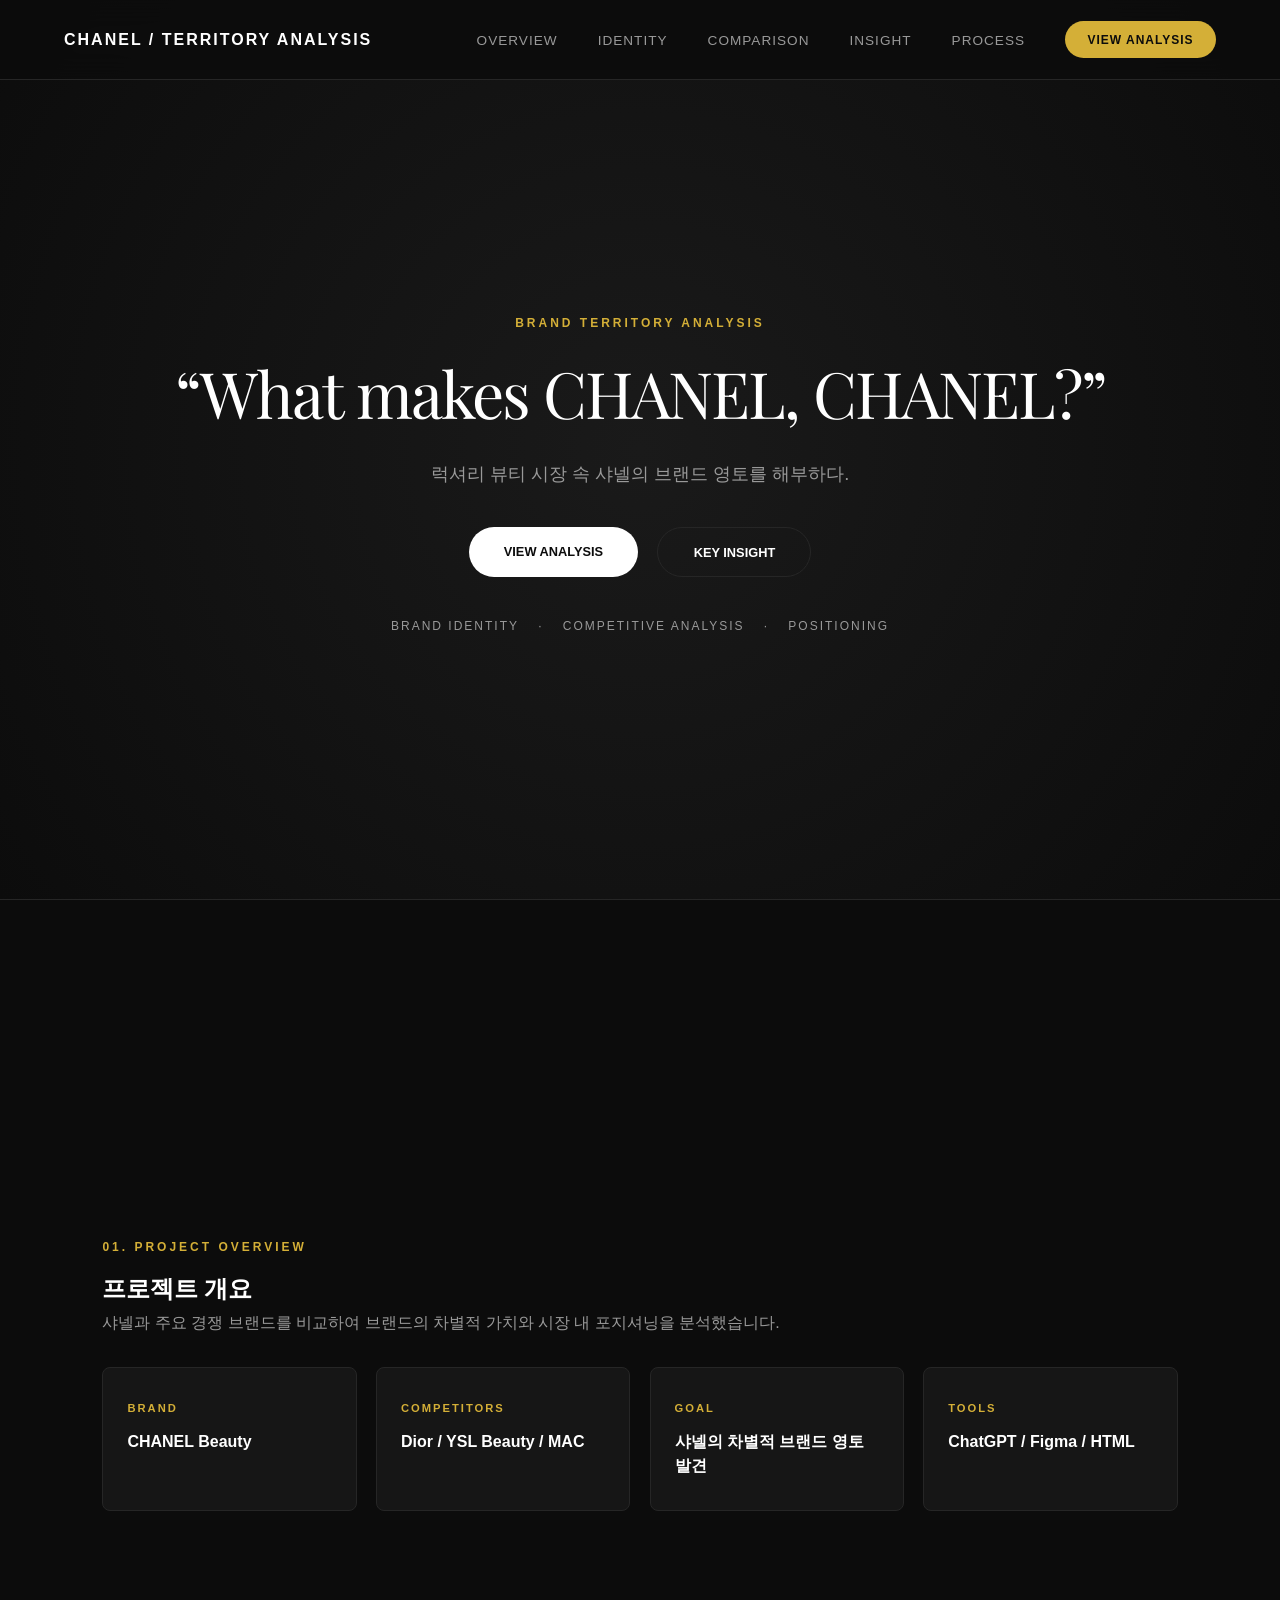
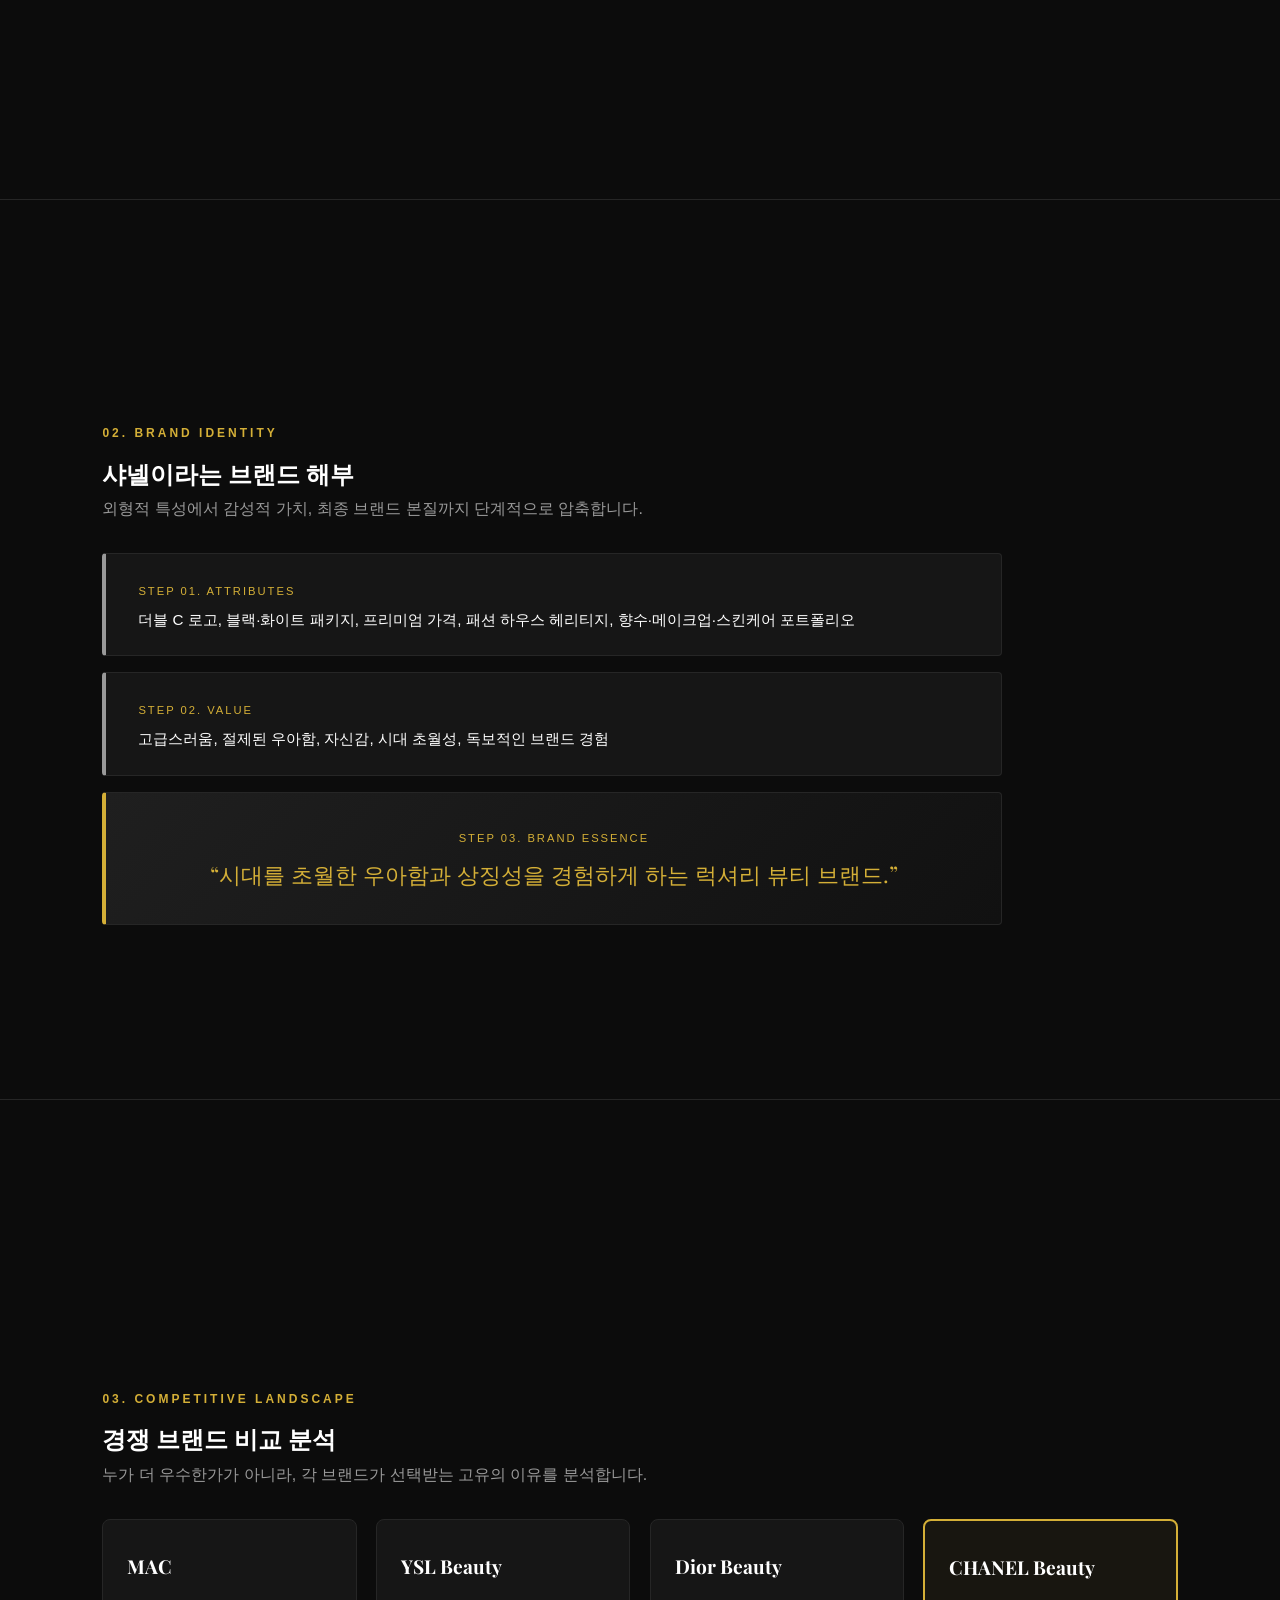
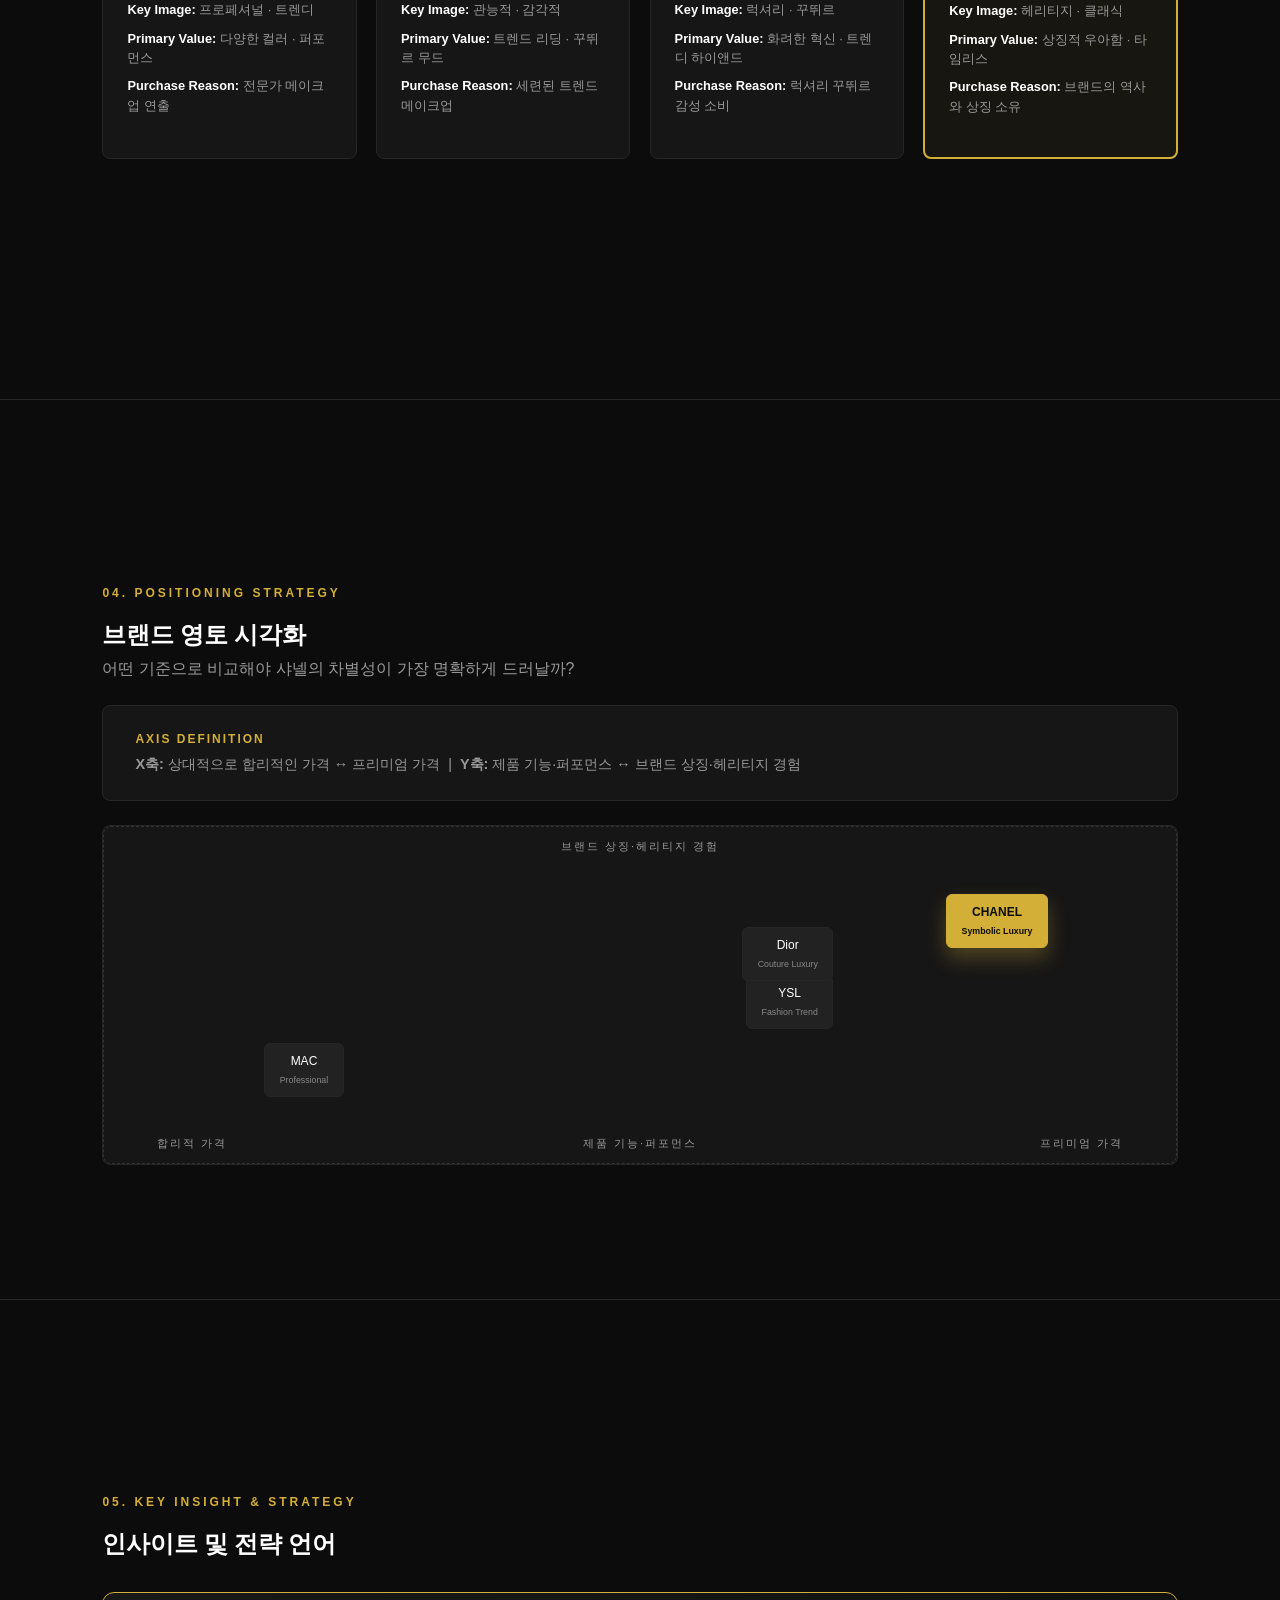
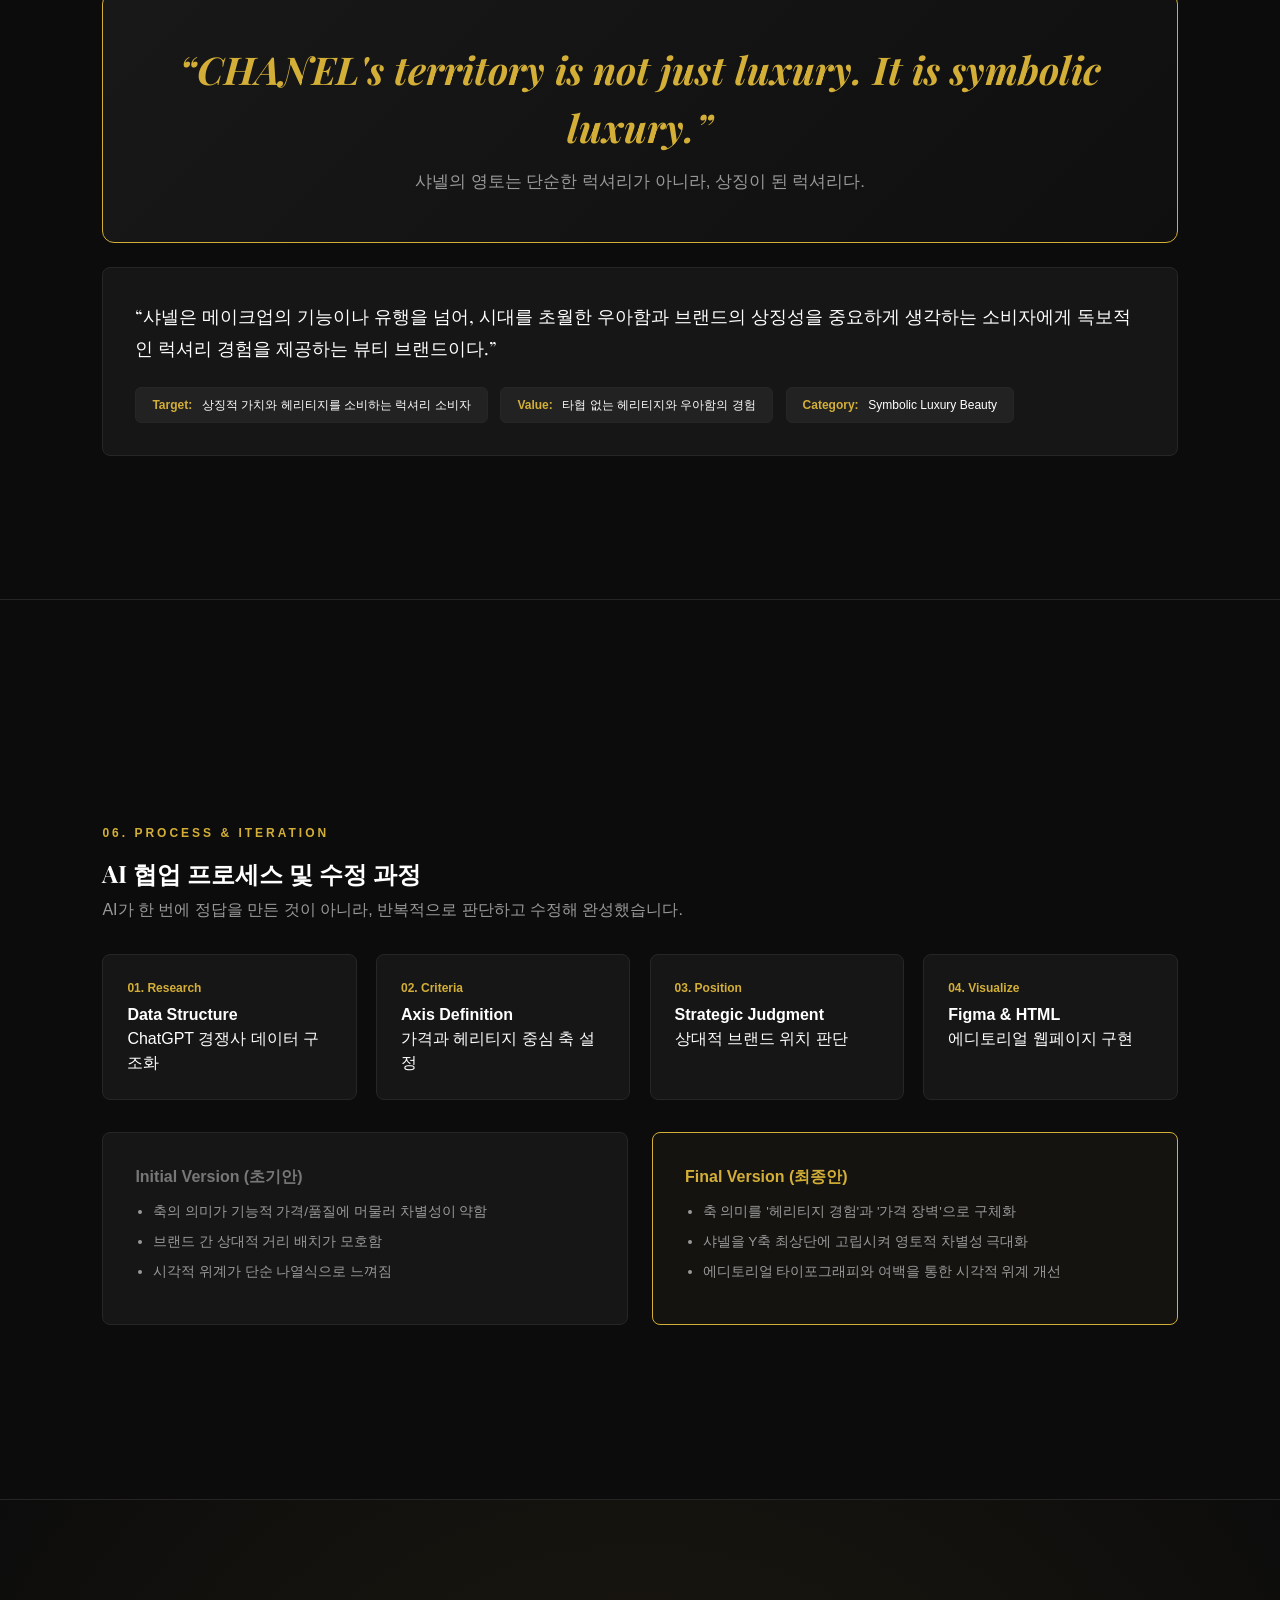
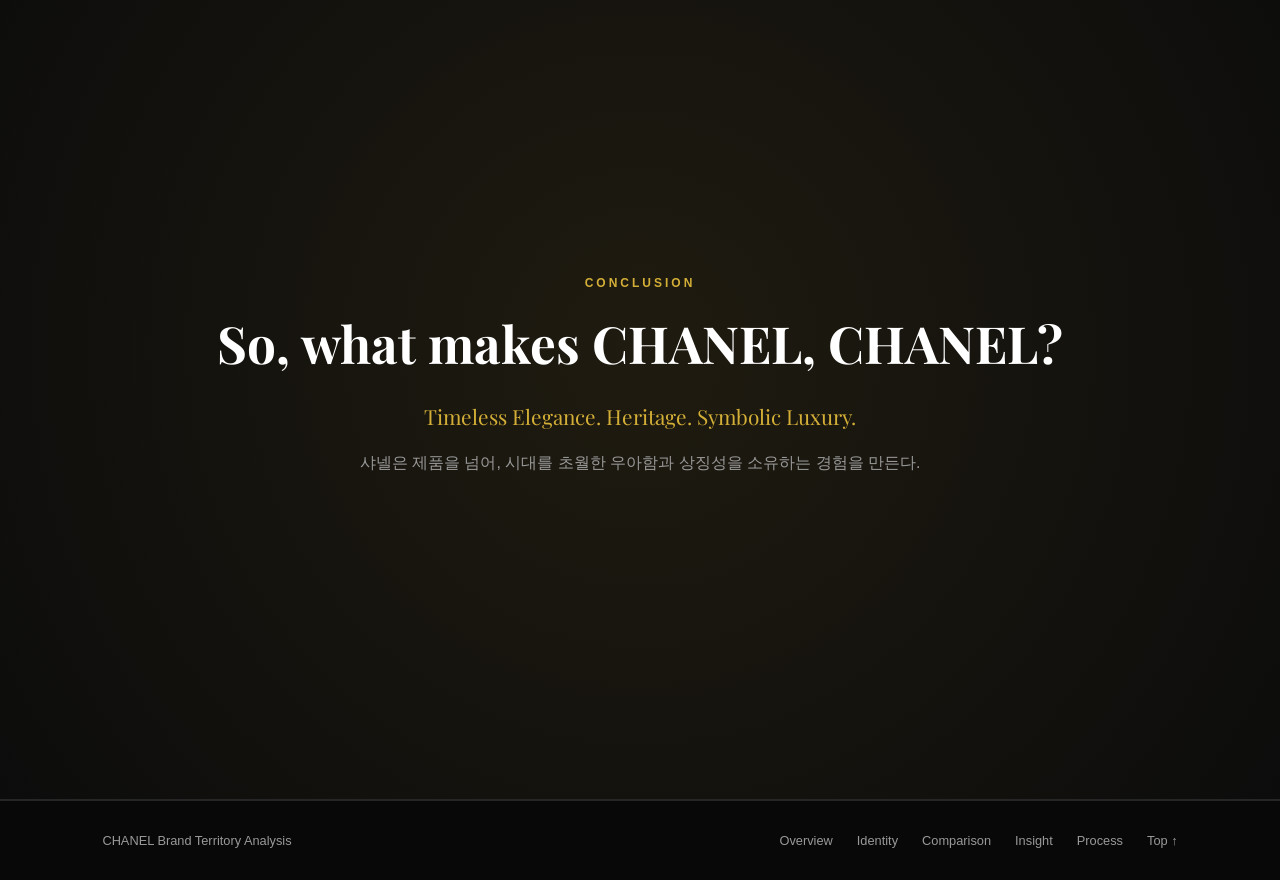
<file: index.html>
<!DOCTYPE html>
<html lang="ko">
<head>
    <meta charset="UTF-8">
    <meta name="viewport" content="width=device-width, initial-scale=1.0">
    <title>CHANEL | Brand Territory Analysis</title>
    <!-- Google Fonts -->
    <link href="https://fonts.googleapis.com/css2?family=Playfair+Display:ital,wght@0,400;0,600;1,400&family=Pretendard:wght@300;400;500;600;700&display=swap" rel="stylesheet">
    <!-- External CSS Connection -->
    <link rel="stylesheet" href="style.css">
</head>
<body>

    <!-- Header & Dropdown Navigation -->
    <header>
        <a href="#hero" class="logo">CHANEL / Territory Analysis</a>
    <nav>
        <nav>
            <div class="nav-item">
                <a href="#overview" class="active">Overview</a>
                <div class="dropdown-menu">
                    <a href="#overview">Project Scope</a>
                    <a href="#hero">Back to Hero</a>
                </div>
            </div>
            <div class="nav-item">
                <a href="#identity">Identity</a>
                <div class="dropdown-menu">
                    <a href="#identity">Attributes</a>
                    <a href="#identity">Brand Value</a>
                    <a href="#identity">Brand Essence</a>
                </div>
            </div>
            <div class="nav-item">
                <a href="#comparison">Comparison</a>
                <div class="dropdown-menu">
                    <a href="#comparison">Competitors</a>
                    <a href="#positioning">Positioning Map</a>
                </div>
            </div>
            <div class="nav-item">
                <a href="#insight">Insight</a>
                <div class="dropdown-menu">
                    <a href="#insight">Key Insight</a>
                    <a href="#insight">Strategy Statement</a>
                </div>
            </div>
            <div class="nav-item">
                <a href="#process">Process</a>
                <div class="dropdown-menu">
                    <a href="#process">AI Workflow</a>
                    <a href="#process">Iteration & B&A</a>
                </div>
            </div>
        </nav>
        <a href="#insight" class="header-cta">View Analysis</a>
    </header>

    <!-- Hero Section -->
    <section id="hero">
        <div class="container">
            <span class="section-tag">Brand Territory Analysis</span>
            <h1>“What makes CHANEL, CHANEL?”</h1>
            <p>럭셔리 뷰티 시장 속 샤넬의 브랜드 영토를 해부하다.</p>
            <div class="hero-ctas">
                <a href="#overview" class="btn-primary">View Analysis</a>
                <a href="#insight" class="btn-outline">Key Insight</a>
            </div>
            <div class="meta-badges">
                <span>Brand Identity</span>
                <span>·</span>
                <span>Competitive Analysis</span>
                <span>·</span>
                <span>Positioning</span>
            </div>
        </div>
    </section>

    <!-- Overview Section -->
    <section id="overview">
        <div class="container">
            <span class="section-tag">01. Project Overview</span>
            <h2 class="serif">프로젝트 개요</h2>
            <p class="section-desc">샤넬과 주요 경쟁 브랜드를 비교하여 브랜드의 차별적 가치와 시장 내 포지셔닝을 분석했습니다.</p>
            
            <div class="overview-grid">
                <div class="overview-card">
                    <h4>Brand</h4>
                    <p>CHANEL Beauty</p>
                </div>
                <div class="overview-card">
                    <h4>Competitors</h4>
                    <p>Dior / YSL Beauty / MAC</p>
                </div>
                <div class="overview-card">
                    <h4>Goal</h4>
                    <p>샤넬의 차별적 브랜드 영토 발견</p>
                </div>
                <div class="overview-card">
                    <h4>Tools</h4>
                    <p>ChatGPT / Figma / HTML</p>
                </div>
            </div>
        </div>
    </section>

    <!-- Brand Identity Section -->
    <section id="identity">
        <div class="container">
            <span class="section-tag">02. Brand Identity</span>
            <h2 class="serif">샤넬이라는 브랜드 해부</h2>
            <p class="section-desc">외형적 특성에서 감성적 가치, 최종 브랜드 본질까지 단계적으로 압축합니다.</p>

            <div class="identity-flow">
                <div class="identity-step">
                    <span class="step-label">Step 01. Attributes</span>
                    <p class="step-content">더블 C 로고, 블랙·화이트 패키지, 프리미엄 가격, 패션 하우스 헤리티지, 향수·메이크업·스킨케어 포트폴리오</p>
                </div>
                <div class="identity-step">
                    <span class="step-label">Step 02. Value</span>
                    <p class="step-content">고급스러움, 절제된 우아함, 자신감, 시대 초월성, 독보적인 브랜드 경험</p>
                </div>
                <div class="identity-step essence">
                    <span class="step-label essence-label">Step 03. Brand Essence</span>
                    <p class="essence-text">“시대를 초월한 우아함과 상징성을 경험하게 하는 럭셔리 뷰티 브랜드.”</p>
                </div>
            </div>
        </div>
    </section>

    <!-- Competitive Landscape Section -->
    <section id="comparison">
        <div class="container">
            <span class="section-tag">03. Competitive Landscape</span>
            <h2 class="serif">경쟁 브랜드 비교 분석</h2>
            <p class="section-desc">누가 더 우수한가가 아니라, 각 브랜드가 선택받는 고유의 이유를 분석합니다.</p>

            <div class="landscape-grid">
                <div class="brand-card">
                    <h3>MAC</h3>
                    <ul>
                        <li><strong>Key Image:</strong> 프로페셔널 · 트렌디</li>
                        <li><strong>Primary Value:</strong> 다양한 컬러 · 퍼포먼스</li>
                        <li><strong>Purchase Reason:</strong> 전문가 메이크업 연출</li>
                    </ul>
                </div>
                <div class="brand-card">
                    <h3>YSL Beauty</h3>
                    <ul>
                        <li><strong>Key Image:</strong> 관능적 · 감각적</li>
                        <li><strong>Primary Value:</strong> 트렌드 리딩 · 꾸뛰르 무드</li>
                        <li><strong>Purchase Reason:</strong> 세련된 트렌드 메이크업</li>
                    </ul>
                </div>
                <div class="brand-card">
                    <h3>Dior Beauty</h3>
                    <ul>
                        <li><strong>Key Image:</strong> 럭셔리 · 꾸뛰르</li>
                        <li><strong>Primary Value:</strong> 화려한 혁신 · 트렌디 하이앤드</li>
                        <li><strong>Purchase Reason:</strong> 럭셔리 꾸뛰르 감성 소비</li>
                    </ul>
                </div>
                <div class="brand-card highlight">
                    <h3>CHANEL Beauty</h3>
                    <ul>
                        <li><strong>Key Image:</strong> 헤리티지 · 클래식</li>
                        <li><strong>Primary Value:</strong> 상징적 우아함 · 타임리스</li>
                        <li><strong>Purchase Reason:</strong> 브랜드의 역사와 상징 소유</li>
                    </ul>
                </div>
            </div>
        </div>
    </section>

    <!-- Positioning Section -->
    <section id="positioning">
        <div class="container">
            <span class="section-tag">04. Positioning Strategy</span>
            <h2 class="serif">브랜드 영토 시각화</h2>
            <p class="section-desc">어떤 기준으로 비교해야 샤넬의 차별성이 가장 명확하게 드러날까?</p>

            <div class="criteria-box">
                <h4 class="criteria-title">Axis Definition</h4>
                <p class="criteria-text"><strong>X축:</strong> 상대적으로 합리적인 가격 ↔ 프리미엄 가격 &nbsp;|&nbsp; <strong>Y축:</strong> 제품 기능·퍼포먼스 ↔ 브랜드 상징·헤리티지 경험</p>
            </div>

            <div class="map-container">
                <div class="map-grid-lines"></div>
                <div class="axis-label axis-x-left">합리적 가격</div>
                <div class="axis-label axis-x-right">프리미엄 가격</div>
                <div class="axis-label axis-y-top">브랜드 상징·헤리티지 경험</div>
                <div class="axis-label axis-y-bottom">제품 기능·퍼포먼스</div>

                <div class="map-point point-mac">MAC<br><span class="map-sub">Professional</span></div>
                <div class="map-point point-ysl">YSL<br><span class="map-sub">Fashion Trend</span></div>
                <div class="map-point point-dior">Dior<br><span class="map-sub">Couture Luxury</span></div>
                <div class="map-point chanel point-chanel">CHANEL<br><span class="map-sub-chanel">Symbolic Luxury</span></div>
            </div>
        </div>
    </section>

    <!-- Key Insight & Strategy Section -->
    <section id="insight">
        <div class="container">
            <span class="section-tag">05. Key Insight & Strategy</span>
            <h2 class="serif">인사이트 및 전략 언어</h2>

            <div class="insight-banner">
                <h2>“CHANEL's territory is not just luxury. It is symbolic luxury.”</h2>
                <p>샤넬의 영토는 단순한 럭셔리가 아니라, 상징이 된 럭셔리다.</p>
            </div>

            <div class="strategy-box">
                <div class="strategy-statement">
                    “샤넬은 메이크업의 기능이나 유행을 넘어, 시대를 초월한 우아함과 브랜드의 상징성을 중요하게 생각하는 소비자에게 독보적인 럭셔리 경험을 제공하는 뷰티 브랜드이다.”
                </div>
                <div class="strategy-tags">
                    <div class="strategy-tag"><strong>Target:</strong> 상징적 가치와 헤리티지를 소비하는 럭셔리 소비자</div>
                    <div class="strategy-tag"><strong>Value:</strong> 타협 없는 헤리티지와 우아함의 경험</div>
                    <div class="strategy-tag"><strong>Category:</strong> Symbolic Luxury Beauty</div>
                </div>
            </div>
        </div>
    </section>

    <!-- Process & Iteration Section -->
    <section id="process">
        <div class="container">
            <span class="section-tag">06. Process & Iteration</span>
            <h2 class="serif">AI 협업 프로세스 및 수정 과정</h2>
            <p class="section-desc">AI가 한 번에 정답을 만든 것이 아니라, 반복적으로 판단하고 수정해 완성했습니다.</p>

            <div class="process-steps">
                <div class="process-card">
                    <span>01. Research</span>
                    <strong>Data Structure</strong>
                    <p>ChatGPT 경쟁사 데이터 구조화</p>
                </div>
                <div class="process-card">
                    <span>02. Criteria</span>
                    <strong>Axis Definition</strong>
                    <p>가격과 헤리티지 중심 축 설정</p>
                </div>
                <div class="process-card">
                    <span>03. Position</span>
                    <strong>Strategic Judgment</strong>
                    <p>상대적 브랜드 위치 판단</p>
                </div>
                <div class="process-card">
                    <span>04. Visualize</span>
                    <strong>Figma & HTML</strong>
                    <p>에디토리얼 웹페이지 구현</p>
                </div>
            </div>

            <div class="iteration-container">
                <div class="iteration-box">
                    <h4 class="iteration-title-initial">Initial Version (초기안)</h4>
                    <ul>
                        <li>축의 의미가 기능적 가격/품질에 머물러 차별성이 약함</li>
                        <li>브랜드 간 상대적 거리 배치가 모호함</li>
                        <li>시각적 위계가 단순 나열식으로 느껴짐</li>
                    </ul>
                </div>
                <div class="iteration-box after">
                    <h4 class="iteration-title-final">Final Version (최종안)</h4>
                    <ul>
                        <li>축 의미를 '헤리티지 경험'과 '가격 장벽'으로 구체화</li>
                        <li>샤넬을 Y축 최상단에 고립시켜 영토적 차별성 극대화</li>
                        <li>에디토리얼 타이포그래피와 여백을 통한 시각적 위계 개선</li>
                    </ul>
                </div>
            </div>
        </div>
    </section>

    <!-- Conclusion Section -->
    <section class="conclusion-section">
        <div class="container">
            <span class="section-tag">Conclusion</span>
            <h2>So, what makes CHANEL, CHANEL?</h2>
            <p class="conclusion-main">Timeless Elegance. Heritage. Symbolic Luxury.</p>
            <p class="conclusion-sub">샤넬은 제품을 넘어, 시대를 초월한 우아함과 상징성을 소유하는 경험을 만든다.</p>
        </div>
    </section>

    <!-- Footer -->
    <footer>
        <div>CHANEL Brand Territory Analysis</div>
        <div class="footer-nav">
            <a href="#overview">Overview</a>
            <a href="#identity">Identity</a>
            <a href="#comparison">Comparison</a>
            <a href="#insight">Insight</a>
            <a href="#process">Process</a>
            <a href="#hero">Top ↑</a>
        </div>
    </footer>

    <!-- Active Navigation Script -->
    <script>
        const sections = document.querySelectorAll('section');
        const navLinks = document.querySelectorAll('nav .nav-item > a');

        window.addEventListener('scroll', () => {
            let current = '';
            sections.forEach(section => {
                const sectionTop = section.offsetTop;
                if (pageYOffset >= sectionTop - 200) {
                    current = section.getAttribute('id');
                }
            });

            navLinks.forEach(link => {
                link.classList.remove('active');
                if (link.getAttribute('href').substring(1) === current) {
                    link.classList.add('active');
                }
            });
        });
    </script>
</body>
</html>
</file>
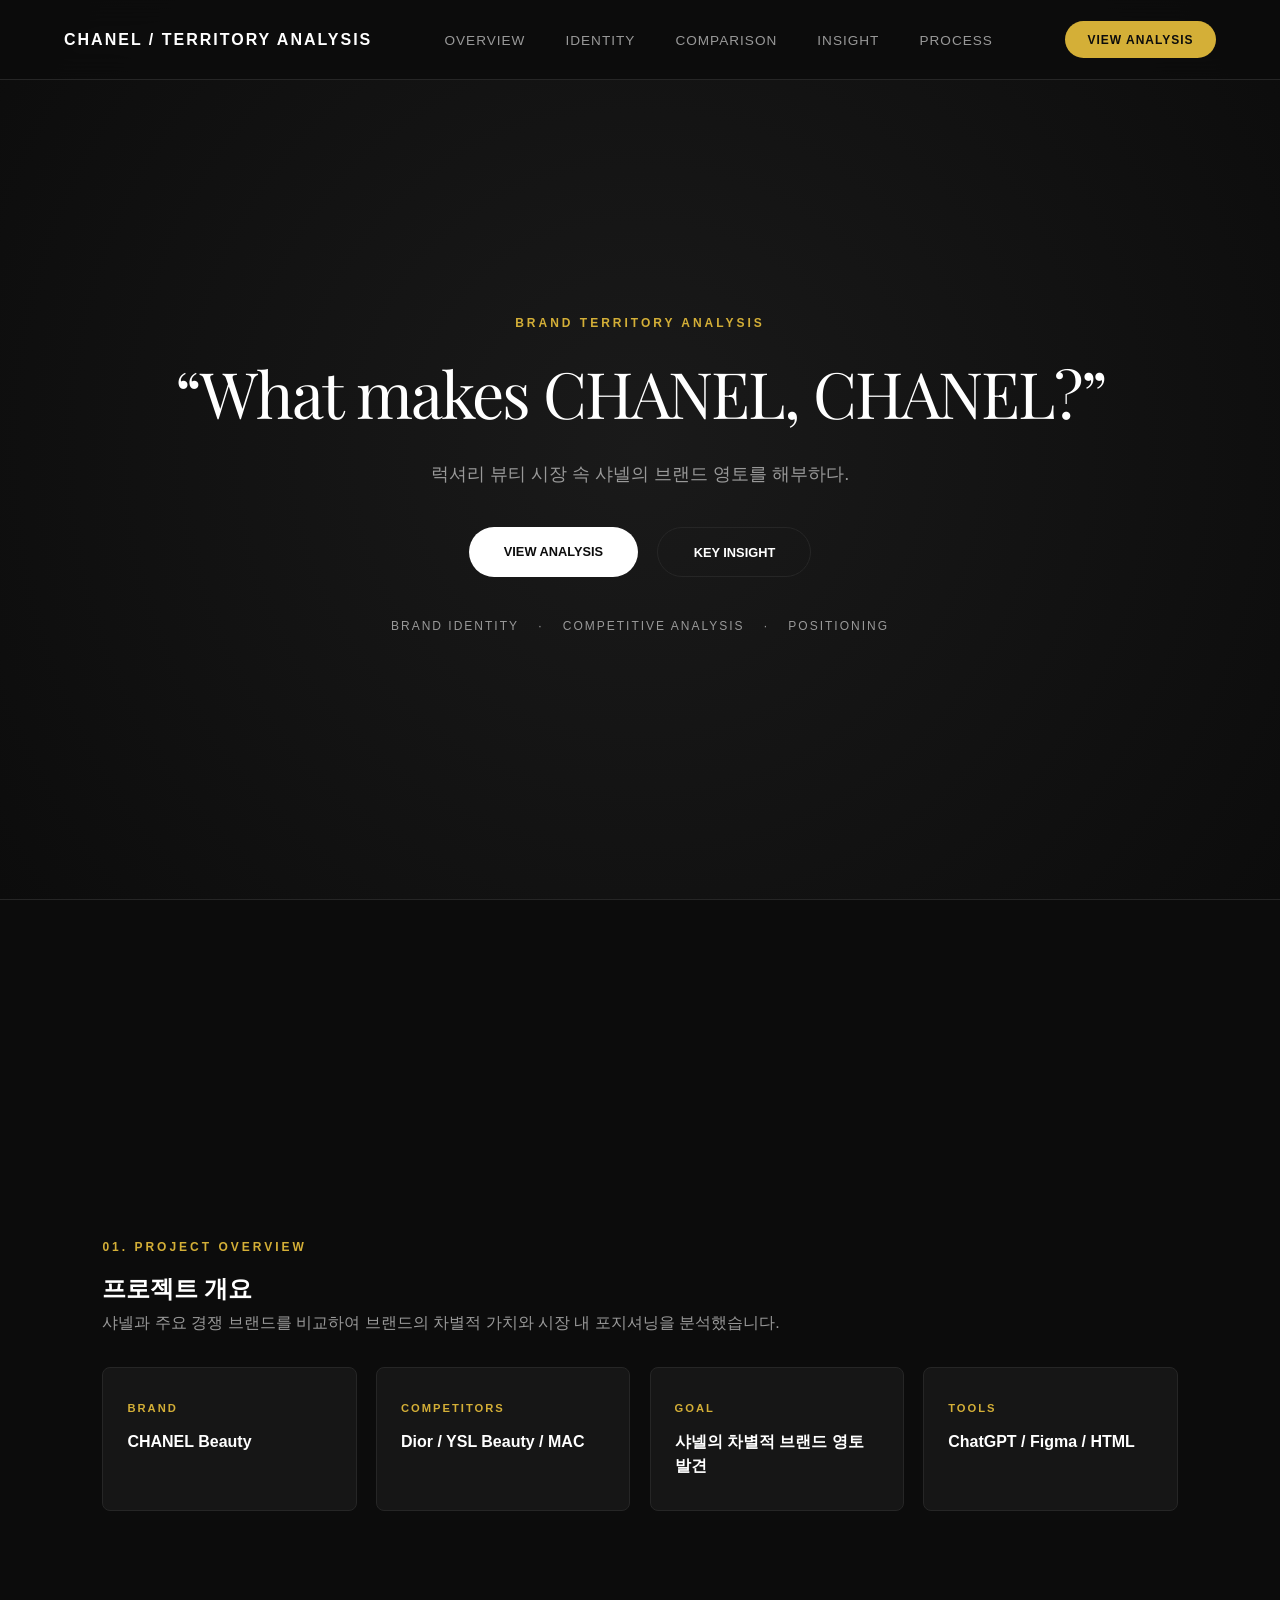
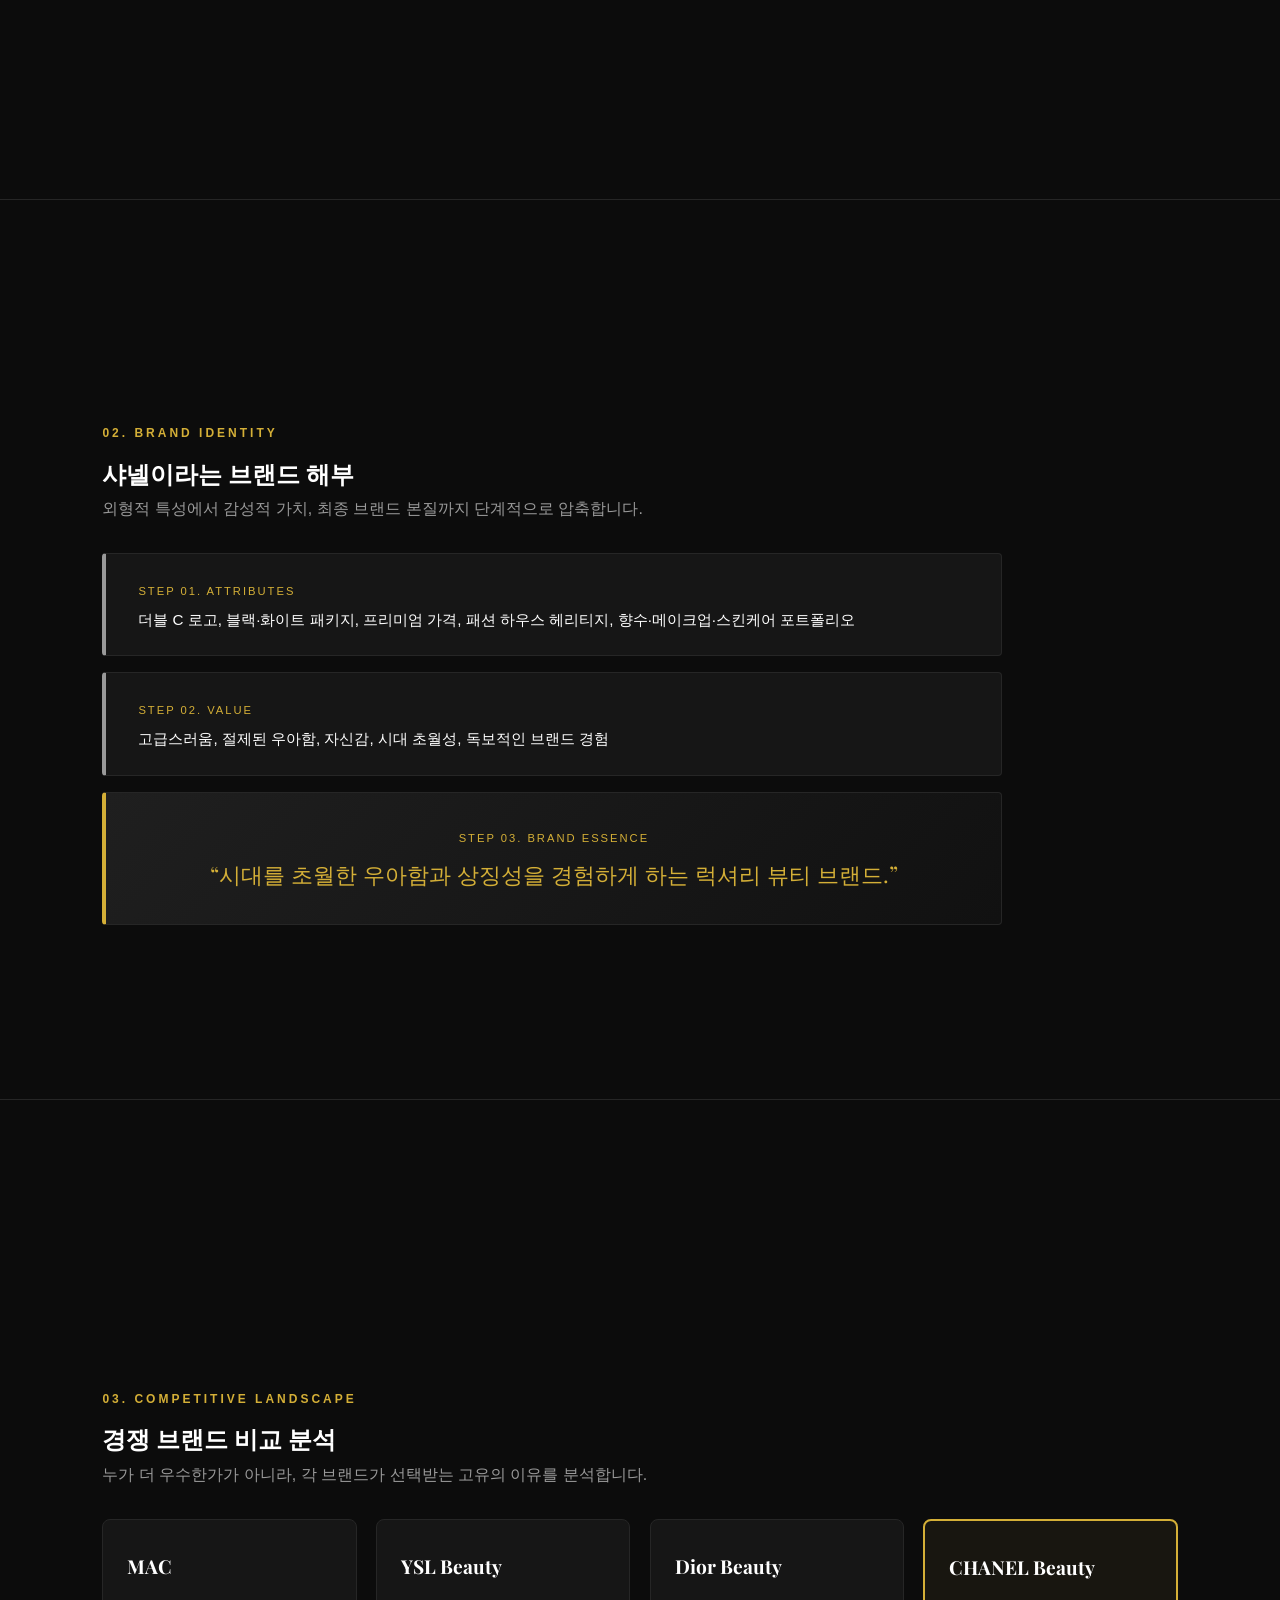
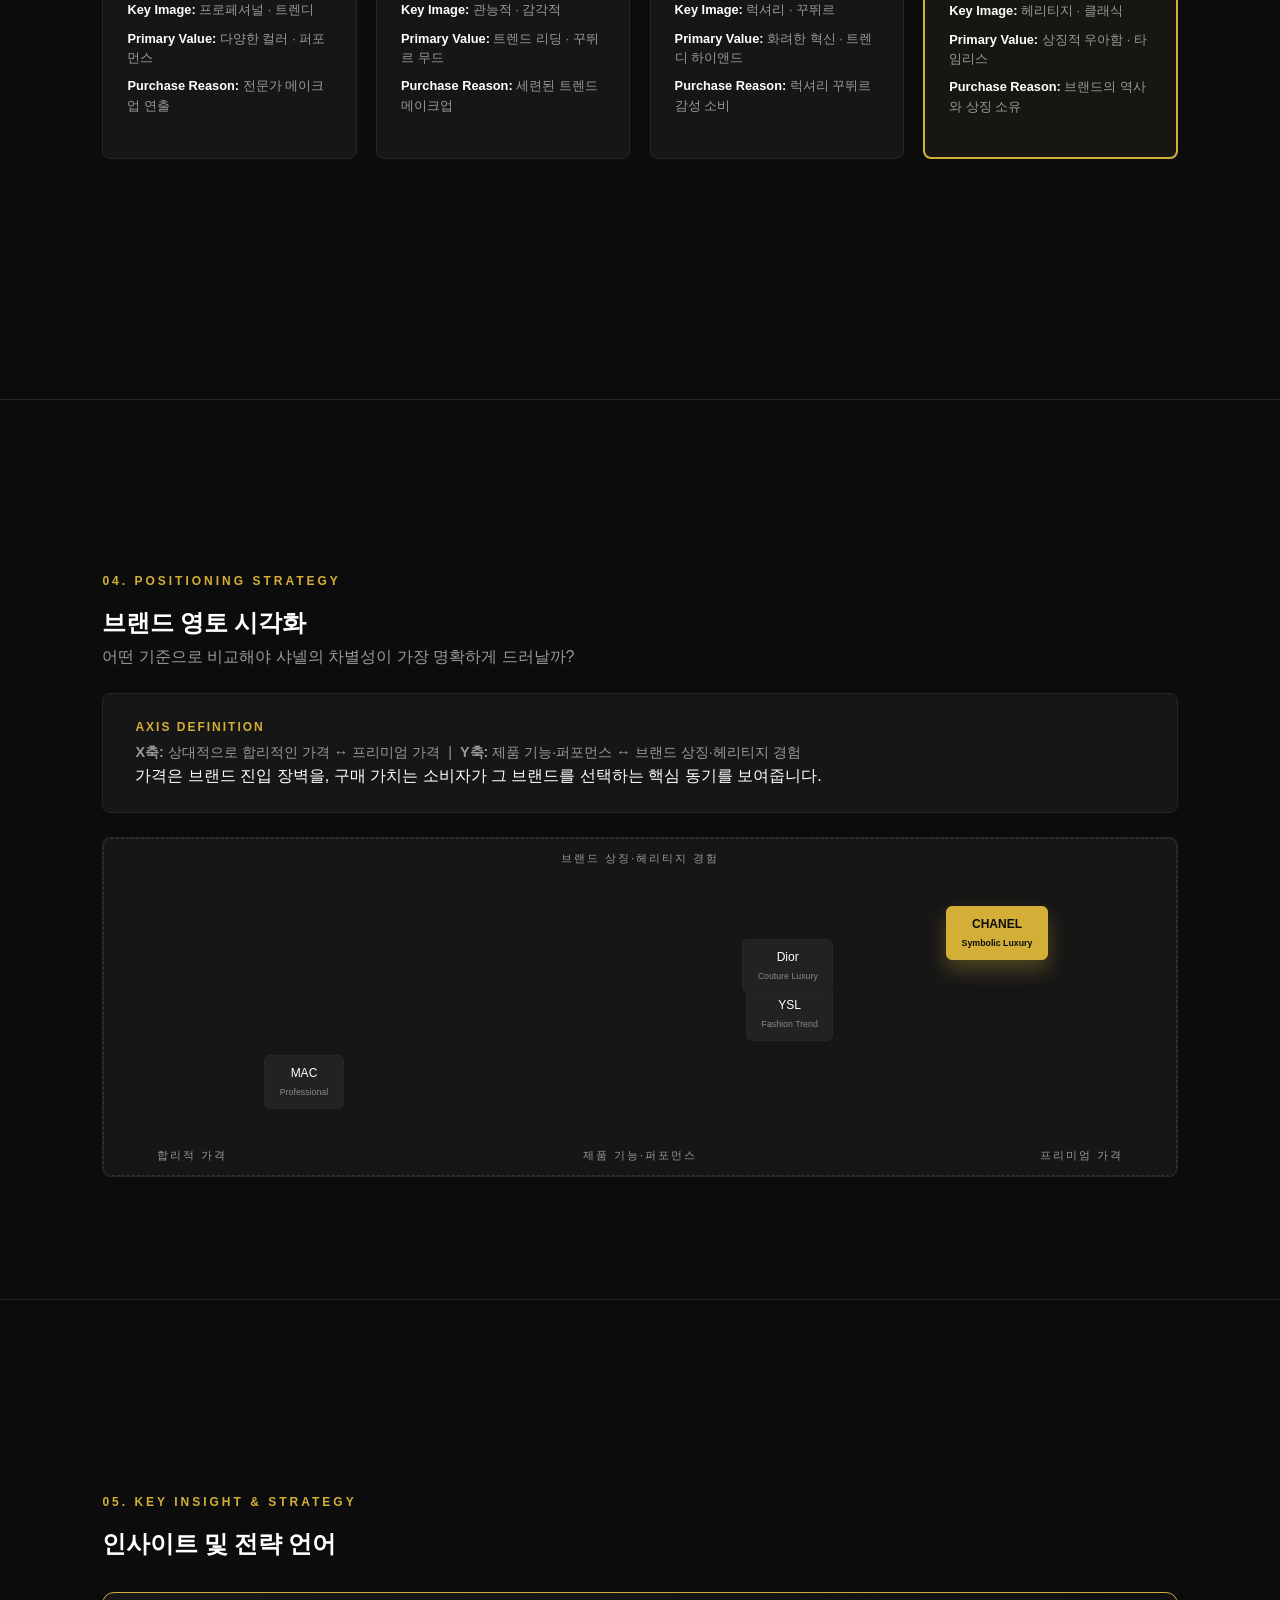
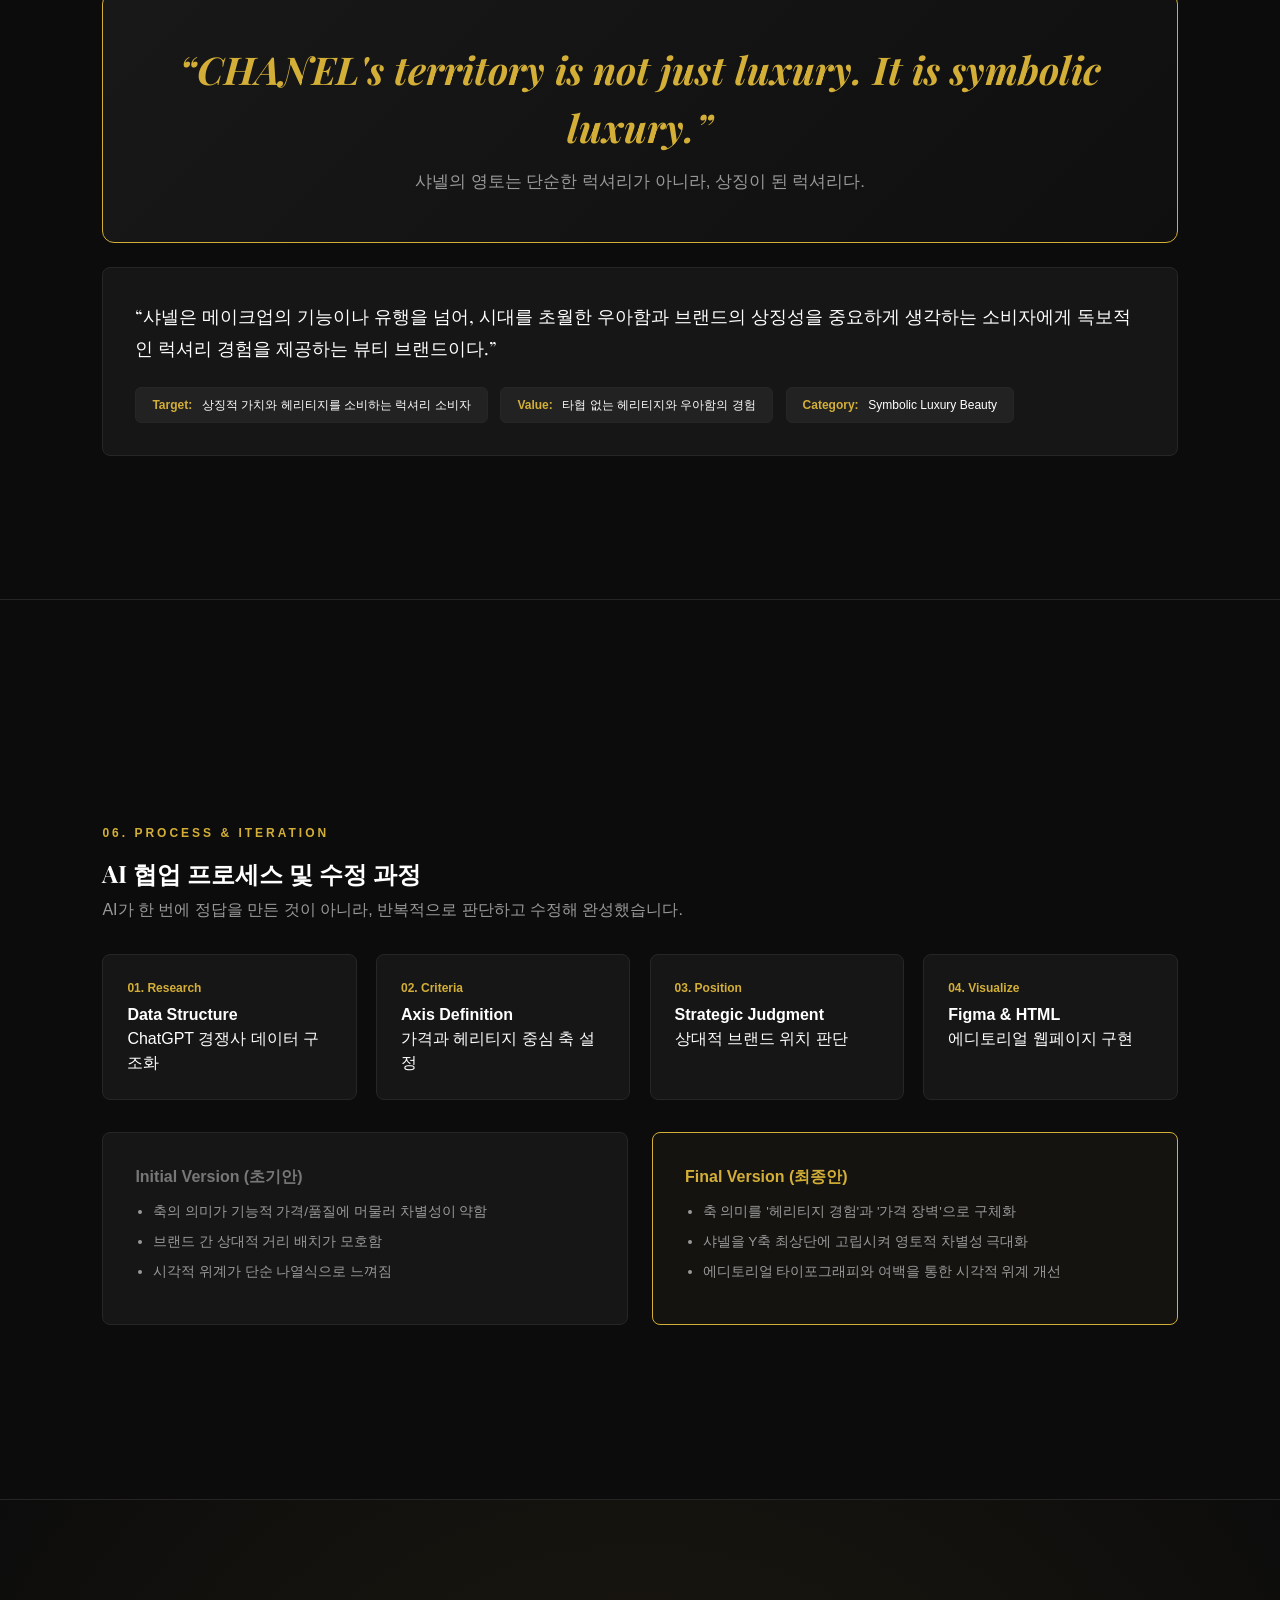
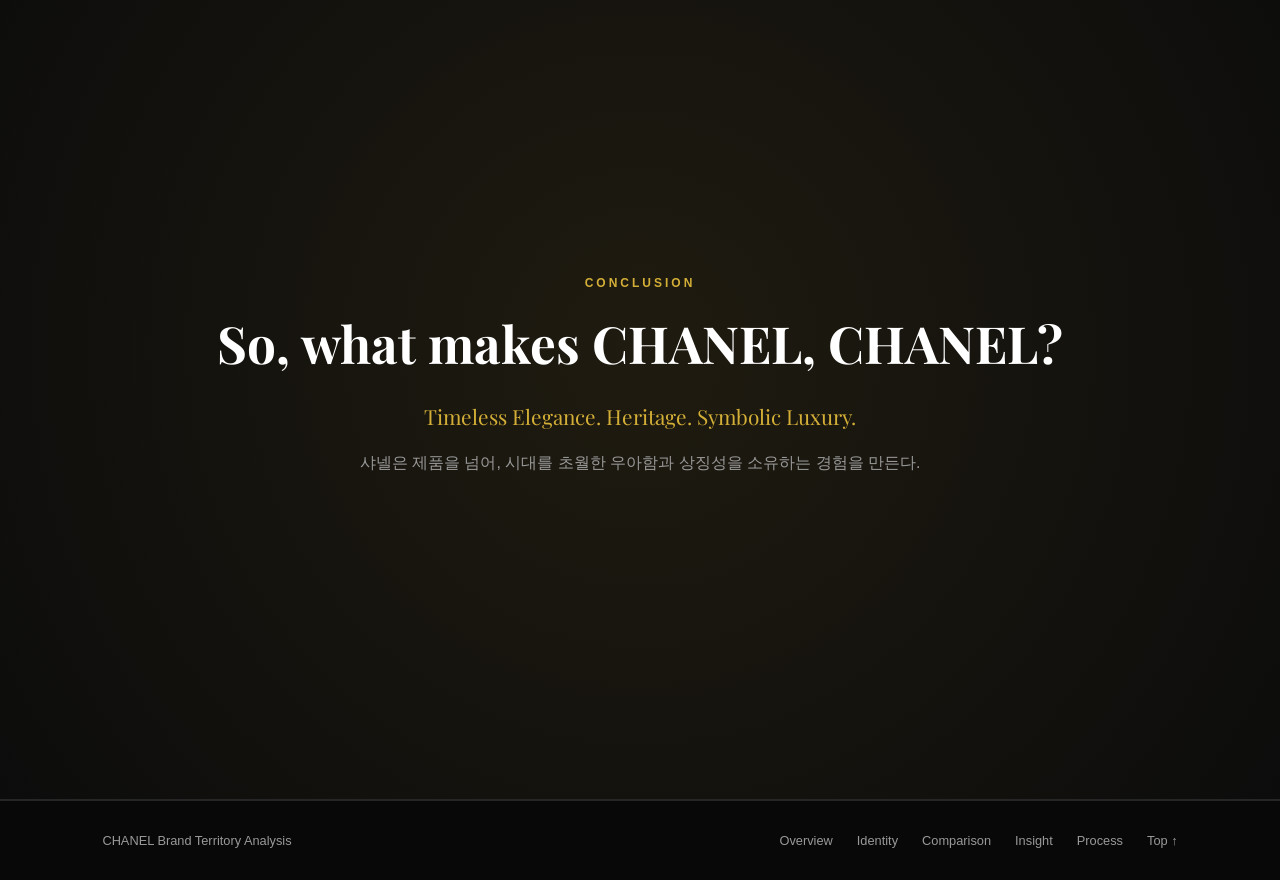
<file: index.html.html>
<!DOCTYPE html>
<html lang="ko">
<head>
    <meta charset="UTF-8">
    <meta name="viewport" content="width=device-width, initial-scale=1.0">
    <title>CHANEL | Brand Territory Analysis</title>
    <!-- Google Fonts -->
    <link href="https://fonts.googleapis.com/css2?family=Playfair+Display:ital,wght@0,400;0,600;1,400&family=Pretendard:wght@300;400;500;600;700&display=swap" rel="stylesheet">
    <!-- External CSS Connection -->
    <link rel="stylesheet" href="style.css">
</head>
<body>

    <!-- Header & Dropdown Navigation -->
    <header>
        <div class="logo">CHANEL / Territory Analysis</div>
        <nav>
            <div class="nav-item">
                <a href="#overview" class="active">Overview</a>
                <div class="dropdown-menu">
                    <a href="#overview">Project Scope</a>
                    <a href="#hero">Back to Hero</a>
                </div>
            </div>
            <div class="nav-item">
                <a href="#identity">Identity</a>
                <div class="dropdown-menu">
                    <a href="#identity">Attributes</a>
                    <a href="#identity">Brand Value</a>
                    <a href="#identity">Brand Essence</a>
                </div>
            </div>
            <div class="nav-item">
                <a href="#comparison">Comparison</a>
                <div class="dropdown-menu">
                    <a href="#comparison">Competitors</a>
                    <a href="#positioning">Positioning Map</a>
                </div>
            </div>
            <div class="nav-item">
                <a href="#insight">Insight</a>
                <div class="dropdown-menu">
                    <a href="#insight">Key Insight</a>
                    <a href="#insight">Strategy Statement</a>
                </div>
            </div>
            <div class="nav-item">
                <a href="#process">Process</a>
                <div class="dropdown-menu">
                    <a href="#process">AI Workflow</a>
                    <a href="#process">Iteration & B&A</a>
                </div>
            </div>
        </nav>
        <a href="#insight" class="header-cta">View Analysis</a>
    </header>

    <!-- Hero Section -->
    <section id="hero">
        <span class="section-tag">Brand Territory Analysis</span>
        <h1>“What makes CHANEL, CHANEL?”</h1>
        <p>럭셔리 뷰티 시장 속 샤넬의 브랜드 영토를 해부하다.</p>
        <div class="hero-ctas">
            <a href="#overview" class="btn-primary">View Analysis</a>
            <a href="#insight" class="btn-outline">Key Insight</a>
        </div>
        <div class="meta-badges">
            <span>Brand Identity</span>
            <span>·</span>
            <span>Competitive Analysis</span>
            <span>·</span>
            <span>Positioning</span>
        </div>
    </section>

    <!-- Overview Section -->
    <section id="overview">
        <span class="section-tag">01. Project Overview</span>
        <h2 class="serif">프로젝트 개요</h2>
        <p class="section-desc">샤넬과 주요 경쟁 브랜드를 비교하여 브랜드의 차별적 가치와 시장 내 포지셔닝을 분석했습니다.</p>
        
        <div class="overview-grid">
            <div class="overview-card">
                <h4>Brand</h4>
                <p>CHANEL Beauty</p>
            </div>
            <div class="overview-card">
                <h4>Competitors</h4>
                <p>Dior / YSL Beauty / MAC</p>
            </div>
            <div class="overview-card">
                <h4>Goal</h4>
                <p>샤넬의 차별적 브랜드 영토 발견</p>
            </div>
            <div class="overview-card">
                <h4>Tools</h4>
                <p>ChatGPT / Figma / HTML</p>
            </div>
        </div>
    </section>

    <!-- Brand Identity Section -->
    <section id="identity">
        <span class="section-tag">02. Brand Identity</span>
        <h2 class="serif">샤넬이라는 브랜드 해부</h2>
        <p class="section-desc">외형적 특성에서 감성적 가치, 최종 브랜드 본질까지 단계적으로 압축합니다.</p>

        <div class="identity-flow">
            <div class="identity-step">
                <span class="step-label">Step 01. Attributes</span>
                <p class="step-content">더블 C 로고, 블랙·화이트 패키지, 프리미엄 가격, 패션 하우스 헤리티지, 향수·메이크업·스킨케어 포트폴리오</p>
            </div>
            <div class="identity-step">
                <span class="step-label">Step 02. Value</span>
                <p class="step-content">고급스러움, 절제된 우아함, 자신감, 시대 초월성, 독보적인 브랜드 경험</p>
            </div>
            <div class="identity-step essence">
                <span class="step-label essence-label">Step 03. Brand Essence</span>
                <p class="essence-text">“시대를 초월한 우아함과 상징성을 경험하게 하는 럭셔리 뷰티 브랜드.”</p>
            </div>
        </div>
    </section>

    <!-- Competitive Landscape Section -->
    <section id="comparison">
        <span class="section-tag">03. Competitive Landscape</span>
        <h2 class="serif">경쟁 브랜드 비교 분석</h2>
        <p class="section-desc">누가 더 우수한가가 아니라, 각 브랜드가 선택받는 고유의 이유를 분석합니다.</p>

        <div class="landscape-grid">
            <div class="brand-card">
                <h3>MAC</h3>
                <ul>
                    <li><strong>Key Image:</strong> 프로페셔널 · 트렌디</li>
                    <li><strong>Primary Value:</strong> 다양한 컬러 · 퍼포먼스</li>
                    <li><strong>Purchase Reason:</strong> 전문가 메이크업 연출</li>
                </ul>
            </div>
            <div class="brand-card">
                <h3>YSL Beauty</h3>
                <ul>
                    <li><strong>Key Image:</strong> 관능적 · 감각적</li>
                    <li><strong>Primary Value:</strong> 트렌드 리딩 · 꾸뛰르 무드</li>
                    <li><strong>Purchase Reason:</strong> 세련된 트렌드 메이크업</li>
                </ul>
            </div>
            <div class="brand-card">
                <h3>Dior Beauty</h3>
                <ul>
                    <li><strong>Key Image:</strong> 럭셔리 · 꾸뛰르</li>
                    <li><strong>Primary Value:</strong> 화려한 혁신 · 트렌디 하이앤드</li>
                    <li><strong>Purchase Reason:</strong> 럭셔리 꾸뛰르 감성 소비</li>
                </ul>
            </div>
            <div class="brand-card highlight">
                <h3>CHANEL Beauty</h3>
                <ul>
                    <li><strong>Key Image:</strong> 헤리티지 · 클래식</li>
                    <li><strong>Primary Value:</strong> 상징적 우아함 · 타임리스</li>
                    <li><strong>Purchase Reason:</strong> 브랜드의 역사와 상징 소유</li>
                </ul>
            </div>
        </div>
    </section>

    <!-- Positioning Section -->
    <section id="positioning">
        <span class="section-tag">04. Positioning Strategy</span>
        <h2 class="serif">브랜드 영토 시각화</h2>
        <p class="section-desc">어떤 기준으로 비교해야 샤넬의 차별성이 가장 명확하게 드러날까?</p>

        <div class="criteria-box">
            <h4 class="criteria-title">Axis Definition</h4>
            <p class="criteria-text"><strong>X축:</strong> 상대적으로 합리적인 가격 ↔ 프리미엄 가격 &nbsp;|&nbsp; <strong>Y축:</strong> 제품 기능·퍼포먼스 ↔ 브랜드 상징·헤리티지 경험</p>
            <p class="criteria-sub">가격은 브랜드 진입 장벽을, 구매 가치는 소비자가 그 브랜드를 선택하는 핵심 동기를 보여줍니다.</p>
        </div>

        <div class="map-container">
            <div class="map-grid-lines"></div>
            <div class="axis-label axis-x-left">합리적 가격</div>
            <div class="axis-label axis-x-right">프리미엄 가격</div>
            <div class="axis-label axis-y-top">브랜드 상징·헤리티지 경험</div>
            <div class="axis-label axis-y-bottom">제품 기능·퍼포먼스</div>

            <div class="map-point point-mac">MAC<br><span class="map-sub">Professional</span></div>
            <div class="map-point point-ysl">YSL<br><span class="map-sub">Fashion Trend</span></div>
            <div class="map-point point-dior">Dior<br><span class="map-sub">Couture Luxury</span></div>
            <div class="map-point chanel point-chanel">CHANEL<br><span class="map-sub-chanel">Symbolic Luxury</span></div>
        </div>
    </section>

    <!-- Key Insight & Strategy Section -->
    <section id="insight">
        <span class="section-tag">05. Key Insight & Strategy</span>
        <h2 class="serif">인사이트 및 전략 언어</h2>

        <div class="insight-banner">
            <h2>“CHANEL's territory is not just luxury. It is symbolic luxury.”</h2>
            <p>샤넬의 영토는 단순한 럭셔리가 아니라, 상징이 된 럭셔리다.</p>
        </div>

        <div class="strategy-box">
            <div class="strategy-statement">
                “샤넬은 메이크업의 기능이나 유행을 넘어, 시대를 초월한 우아함과 브랜드의 상징성을 중요하게 생각하는 소비자에게 독보적인 럭셔리 경험을 제공하는 뷰티 브랜드이다.”
            </div>
            <div class="strategy-tags">
                <div class="strategy-tag"><strong>Target:</strong> 상징적 가치와 헤리티지를 소비하는 럭셔리 소비자</div>
                <div class="strategy-tag"><strong>Value:</strong> 타협 없는 헤리티지와 우아함의 경험</div>
                <div class="strategy-tag"><strong>Category:</strong> Symbolic Luxury Beauty</div>
            </div>
        </div>
    </section>

    <!-- Process & Iteration Section -->
    <section id="process">
        <span class="section-tag">06. Process & Iteration</span>
        <h2 class="serif">AI 협업 프로세스 및 수정 과정</h2>
        <p class="section-desc">AI가 한 번에 정답을 만든 것이 아니라, 반복적으로 판단하고 수정해 완성했습니다.</p>

        <div class="process-steps">
            <div class="process-card">
                <span>01. Research</span>
                <strong>Data Structure</strong>
                <p>ChatGPT 경쟁사 데이터 구조화</p>
            </div>
            <div class="process-card">
                <span>02. Criteria</span>
                <strong>Axis Definition</strong>
                <p>가격과 헤리티지 중심 축 설정</p>
            </div>
            <div class="process-card">
                <span>03. Position</span>
                <strong>Strategic Judgment</strong>
                <p>상대적 브랜드 위치 판단</p>
            </div>
            <div class="process-card">
                <span>04. Visualize</span>
                <strong>Figma & HTML</strong>
                <p>에디토리얼 웹페이지 구현</p>
            </div>
        </div>

        <div class="iteration-container">
            <div class="iteration-box">
                <h4 class="iteration-title-initial">Initial Version (초기안)</h4>
                <ul>
                    <li>축의 의미가 기능적 가격/품질에 머물러 차별성이 약함</li>
                    <li>브랜드 간 상대적 거리 배치가 모호함</li>
                    <li>시각적 위계가 단순 나열식으로 느껴짐</li>
                </ul>
            </div>
            <div class="iteration-box after">
                <h4 class="iteration-title-final">Final Version (최종안)</h4>
                <ul>
                    <li>축 의미를 '헤리티지 경험'과 '가격 장벽'으로 구체화</li>
                    <li>샤넬을 Y축 최상단에 고립시켜 영토적 차별성 극대화</li>
                    <li>에디토리얼 타이포그래피와 여백을 통한 시각적 위계 개선</li>
                </ul>
            </div>
        </div>
    </section>

    <!-- Conclusion Section -->
    <section class="conclusion-section">
        <span class="section-tag">Conclusion</span>
        <h2>So, what makes CHANEL, CHANEL?</h2>
        <p class="conclusion-main">Timeless Elegance. Heritage. Symbolic Luxury.</p>
        <p class="conclusion-sub">샤넬은 제품을 넘어, 시대를 초월한 우아함과 상징성을 소유하는 경험을 만든다.</p>
    </section>

    <!-- Footer -->
    <footer>
        <div>CHANEL Brand Territory Analysis</div>
        <div class="footer-nav">
            <a href="#overview">Overview</a>
            <a href="#identity">Identity</a>
            <a href="#comparison">Comparison</a>
            <a href="#insight">Insight</a>
            <a href="#process">Process</a>
            <a href="#hero">Top ↑</a>
        </div>
    </footer>

    <!-- Active Navigation Script -->
    <script>
        const sections = document.querySelectorAll('section');
        const navLinks = document.querySelectorAll('nav .nav-item > a');

        window.addEventListener('scroll', () => {
            let current = '';
            sections.forEach(section => {
                const sectionTop = section.offsetTop;
                if (pageYOffset >= sectionTop - 200) {
                    current = section.getAttribute('id');
                }
            });

            navLinks.forEach(link => {
                link.classList.remove('active');
                if (link.getAttribute('href').substring(1) === current) {
                    link.classList.add('active');
                }
            });
        });
    </script>
</body>
</html>
</file>
<file: style.css>
:root {
    --bg-color: #0c0c0c;
    --card-bg: #161616;
    --text-primary: #FFFFFF;
    --text-secondary: #999999;
    --accent-color: #D4AF37;
    --border-color: #262626;
    --hover-bg: #222222;
}

* {
    margin: 0;
    padding: 0;
    box-sizing: border-box;
}

html {
    scroll-behavior: smooth;
}

body {
    font-family: 'Pretendard', sans-serif;
    background-color: var(--bg-color);
    color: var(--text-primary);
    line-height: 1.5;
    overflow-x: hidden;
}

h1, h2, h3, .serif {
    font-family: 'Playfair Display', serif;
}

/* Header & Dropdown */
header {
    position: fixed;
    top: 0;
    left: 0;
    width: 100%;
    height: 80px;
    background: rgba(12, 12, 12, 0.85);
    backdrop-filter: blur(15px);
    display: flex;
    justify-content: space-between;
    align-items: center;
    padding: 0 5%;
    border-bottom: 1px solid var(--border-color);
    z-index: 1000;
}

.logo {
    font-weight: 700;
    font-size: 1rem;
    letter-spacing: 2px;
    text-transform: uppercase;
}

nav {
    display: flex;
    gap: 2.5rem;
    align-items: center;
}

.nav-item {
    position: relative;
}

nav a {
    text-decoration: none;
    color: var(--text-secondary);
    font-size: 0.85rem;
    font-weight: 500;
    transition: color 0.3s;
    letter-spacing: 1px;
    text-transform: uppercase;
}

nav a.active, nav a:hover {
    color: var(--accent-color);
}

.dropdown-menu {
    position: absolute;
    top: 100%;
    left: -20px;
    background: rgba(22, 22, 22, 0.95);
    backdrop-filter: blur(10px);
    border: 1px solid var(--border-color);
    width: 180px;
    padding: 10px 0;
    display: flex;
    flex-direction: column;
    opacity: 0;
    visibility: hidden;
    transform: translateY(10px);
    transition: all 0.3s ease;
    box-shadow: 0 10px 30px rgba(0,0,0,0.5);
}

.nav-item:hover .dropdown-menu {
    opacity: 1;
    visibility: visible;
    transform: translateY(0);
}

.dropdown-menu a {
    padding: 10px 20px;
    font-size: 0.75rem;
    color: var(--text-secondary);
}

.dropdown-menu a:hover {
    background: var(--hover-bg);
    color: var(--text-primary);
}

.header-cta {
    padding: 0.6rem 1.4rem;
    background: var(--accent-color);
    color: #0c0c0c;
    border-radius: 30px;
    font-size: 0.75rem;
    font-weight: 700;
    text-transform: uppercase;
    text-decoration: none;
    letter-spacing: 1px;
}

/* Sections & Container */
section {
    min-height: 100vh;
    padding: 110px 8% 60px 8%;
    display: flex;
    flex-direction: column;
    justify-content: center;
    border-bottom: 1px solid var(--border-color);
    position: relative;
}

.container {
    width: 100%;
    max-width: 1200px;
    margin: 0 auto;
}

.section-tag {
    font-size: 0.75rem;
    text-transform: uppercase;
    letter-spacing: 3px;
    color: var(--accent-color);
    margin-bottom: 0.8rem;
    display: block;
    font-weight: 600;
}

.section-desc {
    color: var(--text-secondary);
    margin-top: 0.4rem;
    font-size: 1rem;
}

/* Hero */
#hero {
    text-align: center;
    align-items: center;
    background: radial-gradient(circle at center, #1a1a1a 0%, #0c0c0c 100%);
}

#hero h1 {
    font-size: clamp(2.5rem, 5vw, 5rem);
    font-weight: 400;
    margin-bottom: 1.2rem;
    letter-spacing: -2px;
}

#hero p {
    font-size: 1.15rem;
    color: var(--text-secondary);
    margin-bottom: 2.5rem;
}

.hero-ctas {
    display: flex;
    gap: 1.2rem;
    justify-content: center;
}

.btn-primary {
    background: var(--text-primary);
    color: #0c0c0c;
    padding: 0.9rem 2.2rem;
    border-radius: 40px;
    font-size: 0.8rem;
    font-weight: 700;
    text-transform: uppercase;
    text-decoration: none;
}

.btn-outline {
    background: transparent;
    color: var(--text-primary);
    border: 1px solid var(--border-color);
    padding: 0.9rem 2.2rem;
    border-radius: 40px;
    font-size: 0.8rem;
    font-weight: 600;
    text-transform: uppercase;
    text-decoration: none;
}

.meta-badges {
    display: flex;
    gap: 1.2rem;
    justify-content: center;
    font-size: 0.75rem;
    color: var(--text-secondary);
    text-transform: uppercase;
    letter-spacing: 2px;
    margin-top: 2.5rem;
}

/* Overview */
.overview-grid {
    display: grid;
    grid-template-columns: repeat(4, 1fr);
    gap: 1.2rem;
    margin-top: 2rem;
}

.overview-card {
    background: var(--card-bg);
    padding: 2rem 1.5rem;
    border: 1px solid var(--border-color);
    border-radius: 8px;
}

.overview-card h4 {
    font-size: 0.7rem;
    text-transform: uppercase;
    color: var(--accent-color);
    margin-bottom: 0.8rem;
    letter-spacing: 2px;
}

.overview-card p {
    font-size: 1rem;
    font-weight: 600;
}

/* Identity */
.identity-flow {
    display: flex;
    flex-direction: column;
    gap: 1rem;
    margin-top: 2rem;
    max-width: 900px;
}

.identity-step {
    background: var(--card-bg);
    padding: 1.5rem 2rem;
    border: 1px solid var(--border-color);
    border-left: 4px solid var(--text-secondary);
    border-radius: 4px;
}

.step-label {
    font-size: 0.7rem;
    color: var(--accent-color);
    text-transform: uppercase;
    letter-spacing: 2px;
}

.step-content {
    margin-top: 0.4rem;
    font-size: 0.95rem;
    font-weight: 500;
}

.identity-step.essence {
    border-left-color: var(--accent-color);
    background: linear-gradient(135deg, #1f1f1f 0%, #111111 100%);
    text-align: center;
    padding: 2rem;
}

.essence-text {
    margin-top: 0.6rem;
    font-size: 1.4rem;
    font-family: 'Playfair Display', serif;
    color: var(--accent-color);
}

/* Comparison */
.landscape-grid {
    display: grid;
    grid-template-columns: repeat(4, 1fr);
    gap: 1.2rem;
    margin-top: 2rem;
}

.brand-card {
    background: var(--card-bg);
    padding: 2rem 1.5rem;
    border: 1px solid var(--border-color);
    border-radius: 8px;
}

.brand-card.highlight {
    border: 2px solid var(--accent-color);
    background: #181610;
}

.brand-card h3 {
    font-size: 1.2rem;
    margin-bottom: 1.2rem;
}

.brand-card ul {
    list-style: none;
    font-size: 0.8rem;
    color: var(--text-secondary);
}

.brand-card ul li {
    margin-bottom: 0.6rem;
}

.brand-card ul li strong {
    color: var(--text-primary);
}

/* Positioning Map */
.criteria-box {
    background: var(--card-bg);
    padding: 1.5rem 2rem;
    border: 1px solid var(--border-color);
    border-radius: 8px;
    margin-top: 1.5rem;
}

.criteria-title {
    font-size: 0.75rem;
    text-transform: uppercase;
    margin-bottom: 0.4rem;
    letter-spacing: 2px;
    color: var(--accent-color);
}

.criteria-text {
    font-size: 0.9rem;
    color: var(--text-secondary);
}

.map-container {
    width: 100%;
    height: 340px;
    background: var(--card-bg);
    border: 1px solid var(--border-color);
    border-radius: 8px;
    position: relative;
    margin-top: 1.5rem;
    overflow: hidden;
}

.axis-label {
    position: absolute;
    font-size: 0.7rem;
    text-transform: uppercase;
    letter-spacing: 2px;
    color: var(--text-secondary);
}

.axis-x-left { bottom: 12px; left: 5%; }
.axis-x-right { bottom: 12px; right: 5%; }
.axis-y-top { top: 12px; left: 50%; transform: translateX(-50%); }
.axis-y-bottom { bottom: 12px; left: 50%; transform: translateX(-50%); }

.map-grid-lines {
    position: absolute;
    width: 100%;
    height: 100%;
    border: 1px dashed #333333;
    border-radius: 8px;
}

.map-point {
    position: absolute;
    padding: 0.5rem 0.9rem;
    background: #222222;
    border: 1px solid var(--border-color);
    border-radius: 6px;
    text-align: center;
    font-size: 0.75rem;
}

.map-sub { font-size: 0.55rem; color: #888; }
.map-sub-chanel { font-size: 0.55rem; color: #0c0c0c; font-weight: 700; }

.map-point.chanel {
    background: var(--accent-color);
    color: #0c0c0c;
    font-weight: 700;
    border-color: var(--accent-color);
    box-shadow: 0 10px 20px rgba(212, 175, 55, 0.3);
    z-index: 10;
}

.point-mac { bottom: 20%; left: 15%; }
.point-ysl { bottom: 40%; right: 32%; }
.point-dior { top: 30%; right: 32%; }
.point-chanel { top: 20%; right: 12%; }

/* Insight */
.insight-banner {
    text-align: center;
    padding: 3rem 1.5rem;
    background: linear-gradient(135deg, #181818, #0f0f0f);
    border: 1px solid var(--accent-color);
    margin-top: 2rem;
    border-radius: 12px;
}

.insight-banner h2 {
    font-size: clamp(1.8rem, 3vw, 2.6rem);
    margin-bottom: 0.8rem;
    font-style: italic;
    color: var(--accent-color);
}

.insight-banner p {
    font-size: 1.05rem;
    color: var(--text-secondary);
}

.strategy-box {
    background: var(--card-bg);
    border: 1px solid var(--border-color);
    border-radius: 8px;
    padding: 2rem;
    margin-top: 1.5rem;
}

.strategy-statement {
    font-size: 1.15rem;
    margin-bottom: 1.5rem;
    line-height: 1.7;
    font-family: 'Playfair Display', serif;
}

.strategy-tags {
    display: flex;
    gap: 0.8rem;
    flex-wrap: wrap;
}

.strategy-tag {
    background: #222222;
    padding: 0.5rem 1rem;
    font-size: 0.75rem;
    border-radius: 6px;
    border: 1px solid var(--border-color);
}

.strategy-tag strong {
    color: var(--accent-color);
    margin-right: 0.4rem;
}

/* Process */
.process-steps {
    display: grid;
    grid-template-columns: repeat(4, 1fr);
    gap: 1.2rem;
    margin-top: 2rem;
}

.process-card {
    background: var(--card-bg);
    padding: 1.5rem;
    border: 1px solid var(--border-color);
    border-radius: 8px;
}

.process-card span {
    font-size: 0.75rem;
    color: var(--accent-color);
    display: block;
    margin-bottom: 0.4rem;
    font-weight: 700;
}

.iteration-container {
    display: grid;
    grid-template-columns: 1fr 1fr;
    gap: 1.5rem;
    margin-top: 2rem;
}

.iteration-box {
    background: var(--card-bg);
    padding: 2rem;
    border: 1px solid var(--border-color);
    border-radius: 8px;
}

.iteration-box.after {
    border-color: var(--accent-color);
    background: #141310;
}

.iteration-title-initial { margin-bottom: 0.8rem; font-size: 1rem; color: #777; }
.iteration-title-final { margin-bottom: 0.8rem; font-size: 1rem; color: var(--accent-color); }

.iteration-box ul {
    padding-left: 1.1rem;
    color: var(--text-secondary);
    font-size: 0.85rem;
}

.iteration-box ul li {
    margin-bottom: 0.6rem;
}

/* Conclusion & Footer */
.conclusion-section {
    text-align: center;
    align-items: center;
    background: radial-gradient(circle at center, #1f1b10 0%, #0c0c0c 100%);
}

.conclusion-section h2 {
    font-size: clamp(2.2rem, 4vw, 3.5rem);
    margin-bottom: 1.2rem;
}

.conclusion-main {
    font-size: 1.3rem;
    font-family: 'Playfair Display', serif;
    color: var(--accent-color);
}

.conclusion-sub {
    font-size: 1rem;
    color: var(--text-secondary);
    margin-top: 1.2rem;
    max-width: 600px;
    margin-left: auto;
    margin-right: auto;
}

footer {
    padding: 30px 8%;
    background: #080808;
    color: var(--text-secondary);
    display: flex;
    justify-content: space-between;
    align-items: center;
    font-size: 0.8rem;
    border-top: 1px solid var(--border-color);
}

footer .footer-nav {
    display: flex;
    gap: 1.5rem;
}

footer .footer-nav a {
    color: var(--text-secondary);
    text-decoration: none;
}

footer .footer-nav a:hover {
    color: var(--accent-color);
}

/* Responsive */
@media (max-width: 1024px) {
    .overview-grid, .landscape-grid, .process-steps { 
        grid-template-columns: repeat(2, 1fr); 
    }
}

@media (max-width: 768px) {
    nav { display: none; }
    .overview-grid, .landscape-grid, .process-steps, .iteration-container { 
        grid-template-columns: 1fr; 
    }
    section { 
        min-height: auto; 
        padding: 90px 6% 60px 6%; 
    }
    .hero-ctas { flex-direction: column; width: 100%; }
    footer { flex-direction: column; gap: 1rem; text-align: center; }
}
/* style.css 상단 로고 스타일 부분 */
.logo {
    font-weight: 700;
    font-size: 1rem;
    letter-spacing: 2px;
    text-transform: uppercase;
    color: var(--text-primary); /* 색상 유지 */
    text-decoration: none;      /* 밑줄 제거 */
    cursor: pointer;            /* 마우스 커서 손가락 모양 */
}

.logo:hover {
    color: var(--accent-color); /* 호버 시 색상 변화 (선택사항) */
}
</file>
